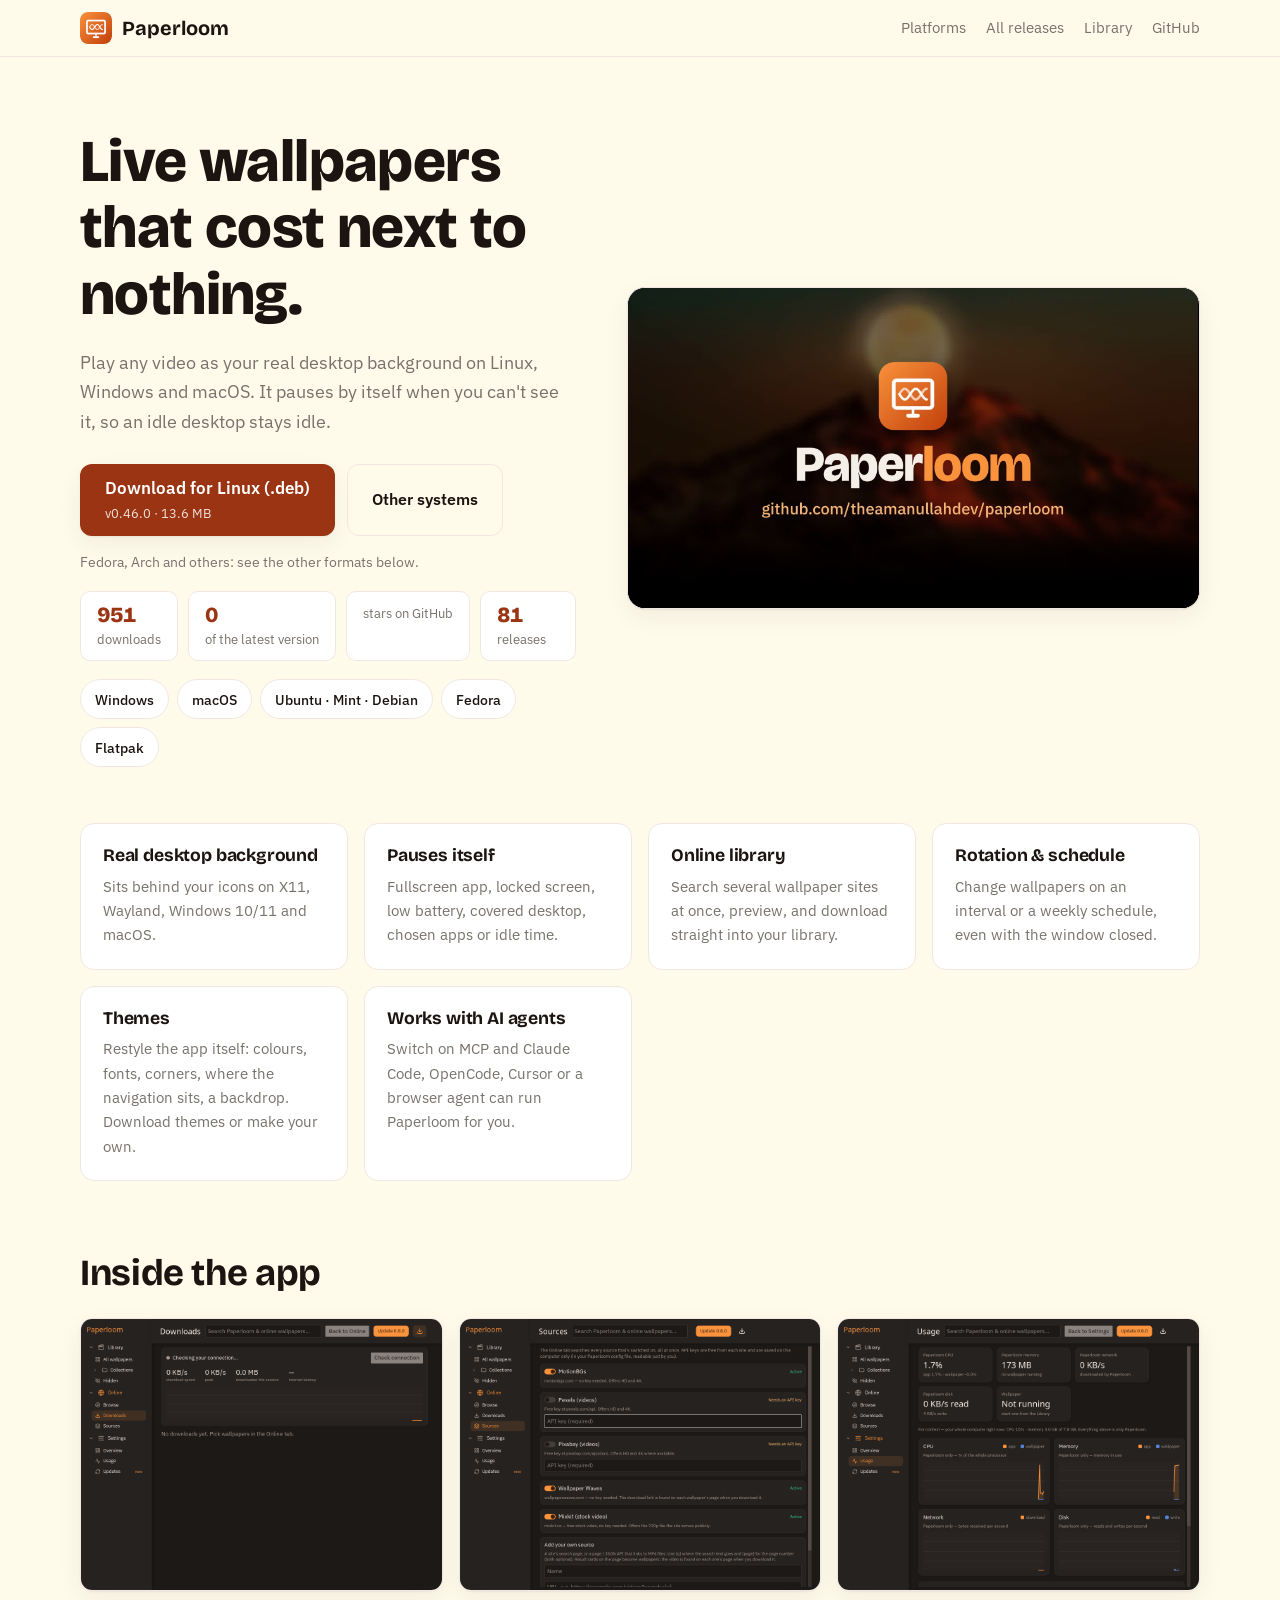
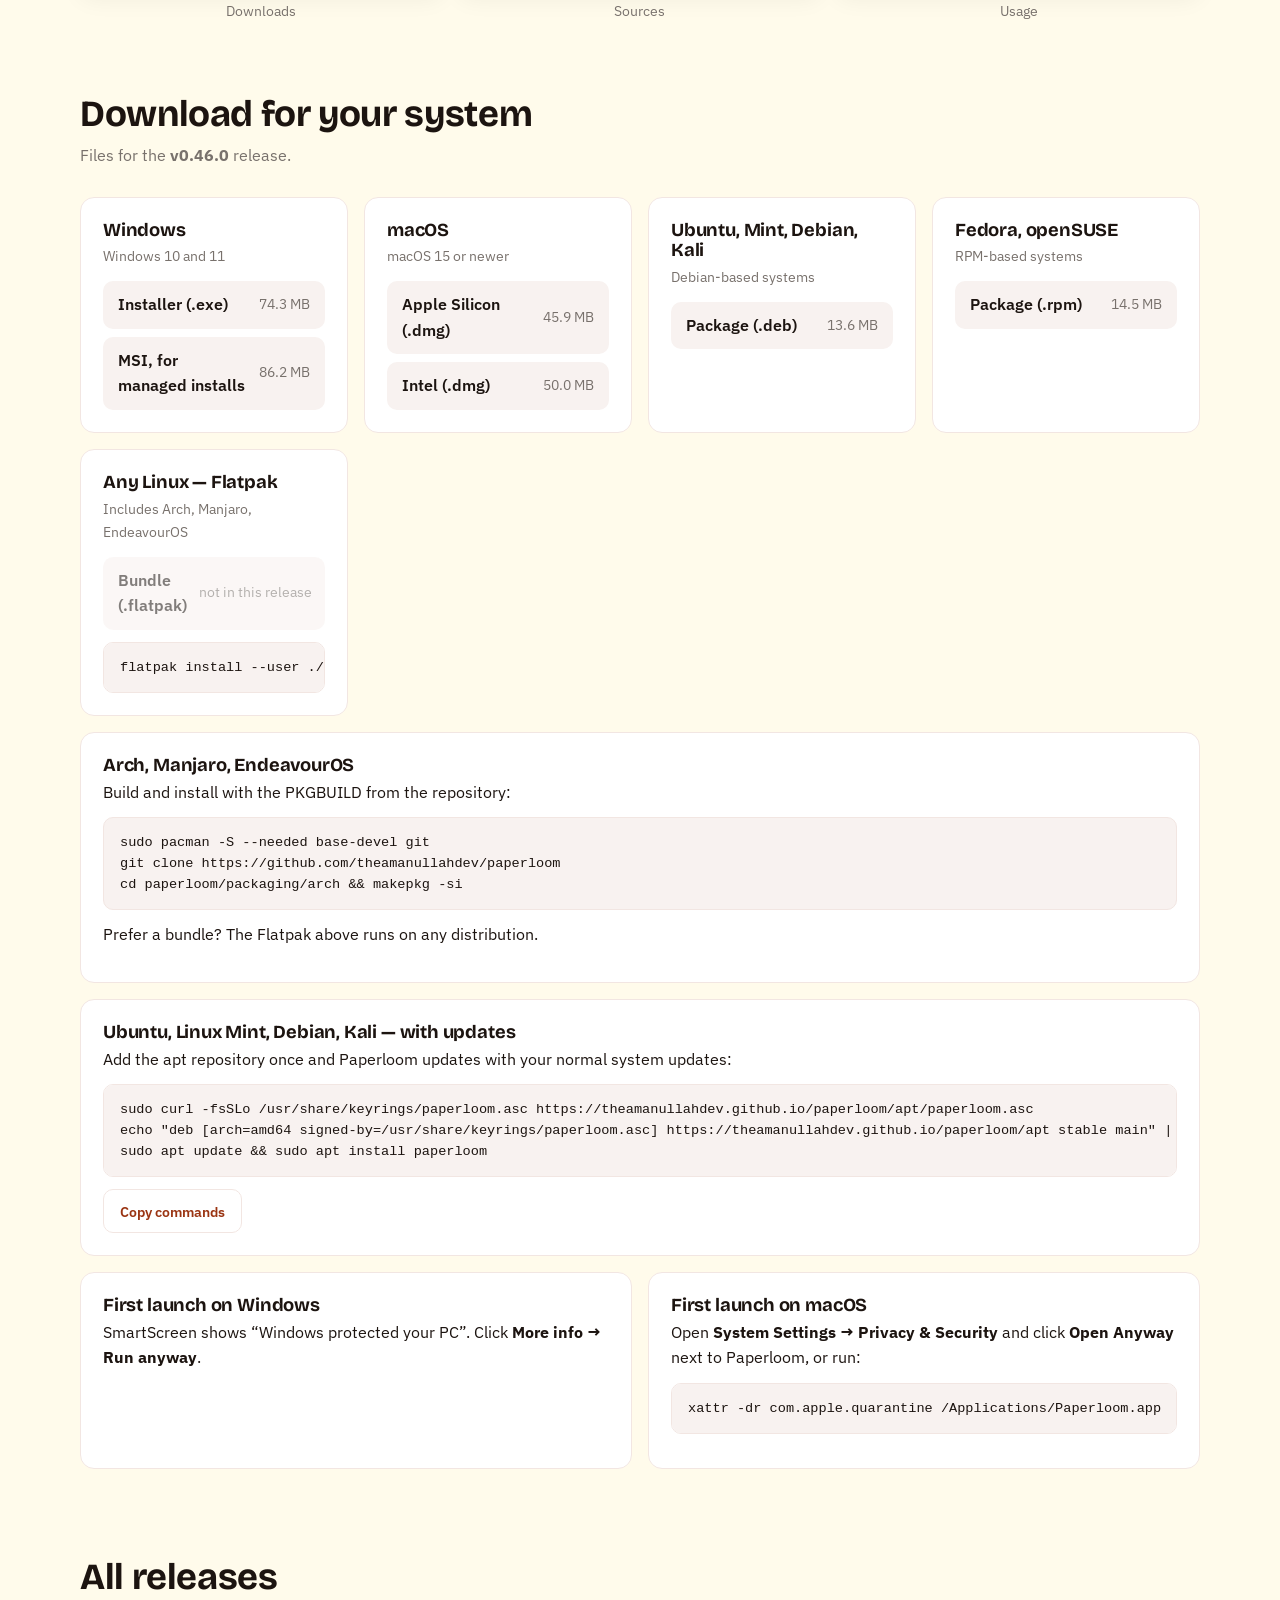
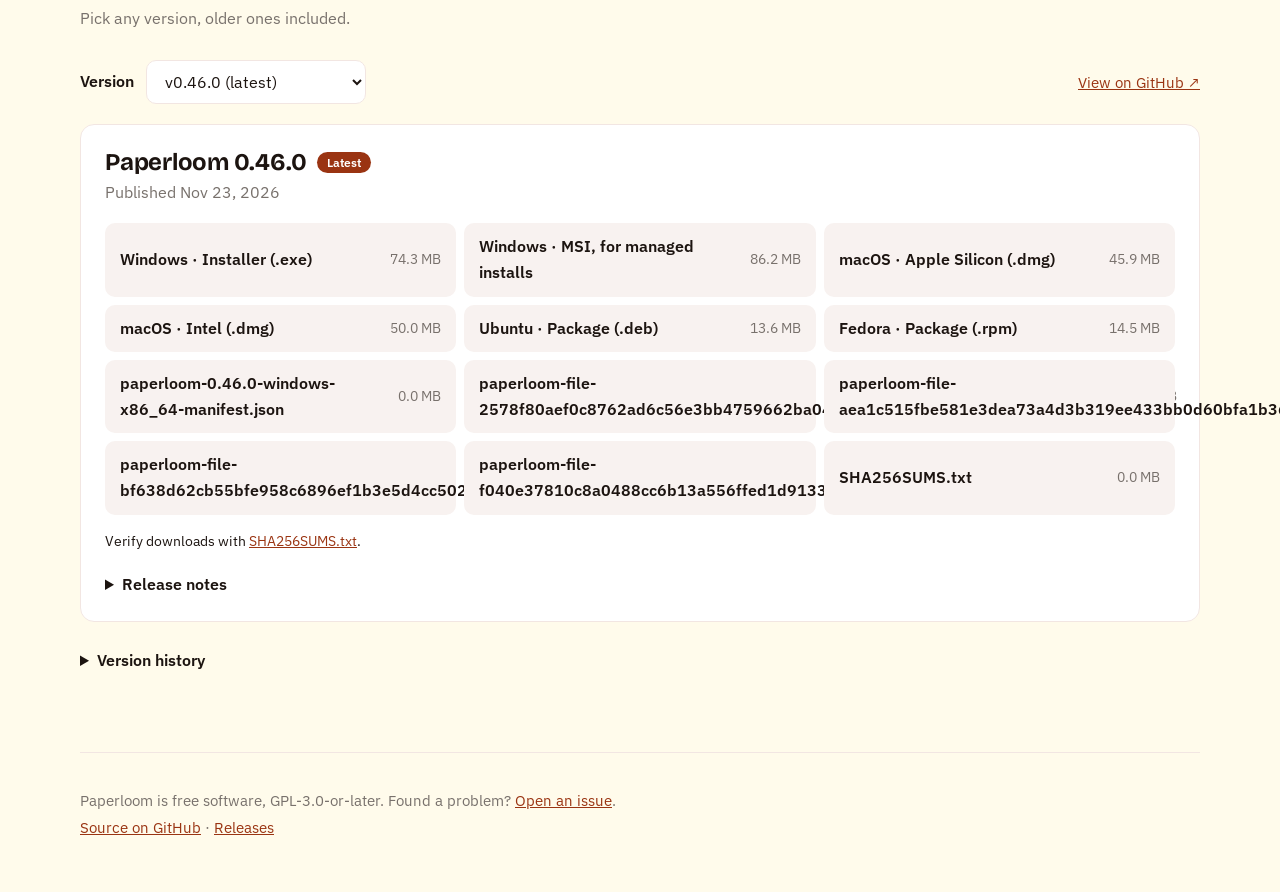
<file: index.html>
<!doctype html>
<html lang="en">
<head>
<meta charset="utf-8">
<meta name="viewport" content="width=device-width, initial-scale=1, viewport-fit=cover">
<title>Paperloom — live wallpapers</title>
<meta name="description" content="Live video wallpapers for Linux, Windows and macOS. Download every Paperloom release.">
<meta name="theme-color" content="#FFFBEB" media="(prefers-color-scheme: light)">
<meta name="theme-color" content="#1C1917" media="(prefers-color-scheme: dark)">
<link rel="canonical" href="https://theamanullahdev.github.io/paperloom/">
<meta property="og:type" content="website">
<meta property="og:site_name" content="Paperloom">
<meta property="og:url" content="https://theamanullahdev.github.io/paperloom/">
<meta property="og:title" content="Paperloom — live wallpapers for Linux, Windows and macOS">
<meta property="og:description" content="Play any video as your real desktop background. Pauses itself, so an idle desktop stays idle. Download every release.">
<meta property="og:image" content="https://theamanullahdev.github.io/paperloom/assets/og-image.jpg">
<meta property="og:image:type" content="image/jpeg">
<meta property="og:image:width" content="1200">
<meta property="og:image:height" content="630">
<meta property="og:image:alt" content="Paperloom logo on a blurred volcano wallpaper">
<meta name="twitter:card" content="summary_large_image">
<meta name="twitter:title" content="Paperloom — live wallpapers">
<meta name="twitter:description" content="Play any video as your real desktop background on Linux, Windows and macOS.">
<meta name="twitter:image" content="https://theamanullahdev.github.io/paperloom/assets/og-image.jpg">
<link rel="icon" type="image/png" href="assets/icon.png">
<link rel="stylesheet" href="style.css">
</head>
<body>

<header class="top">
  <a class="brand" href="#top"><img src="assets/icon.png" alt="" width="32" height="32"><span>Paperloom</span></a>
  <nav>
    <a href="#platforms">Platforms</a>
    <a href="#releases">All releases</a>
    <a href="library.html">Library</a>
    <a href="https://github.com/theamanullahdev/paperloom">GitHub</a>
    <a class="nav-cta" href="#platforms">Download</a>
  </nav>
</header>

<main id="top">

  <section class="hero">
    <div class="hero-copy">
      <h1>Live wallpapers that cost next to nothing.</h1>
      <p class="lede">Play any video as your real desktop background on Linux, Windows and macOS. It pauses by itself when you can't see it, so an idle desktop stays idle.</p>

      <div class="cta" id="download">
        <a id="primary" class="btn primary" href="https://github.com/theamanullahdev/paperloom/releases/latest">
          <span class="btn-title">Download Paperloom</span>
          <span class="btn-sub" id="primary-sub">Latest release</span>
        </a>
        <a class="btn ghost" href="#platforms">Other systems</a>
      </div>
      <p class="fine" id="primary-note"></p>
      <ul class="stats" id="stats" hidden aria-label="Paperloom in numbers">
        <li><strong id="stat-downloads"></strong><span>downloads</span></li>
        <li><strong id="stat-latest"></strong><span>of the latest version</span></li>
        <li id="stat-stars-item" hidden><strong id="stat-stars"></strong><span>stars on GitHub</span></li>
        <li><strong id="stat-releases"></strong><span>releases</span></li>
      </ul>
      <div class="chips" aria-label="Jump to a system">
        <a href="#p-windows">Windows</a>
        <a href="#p-macos">macOS</a>
        <a href="#p-deb">Ubuntu · Mint · Debian</a>
        <a href="#p-rpm">Fedora</a>
        <a href="#p-flatpak">Flatpak</a>
      </div>
    </div>

    <div class="hero-media">
      <video id="promo" controls playsinline preload="metadata" poster="assets/poster.jpg">
        <source src="assets/paperloom-promo.mp4" type="video/mp4">
      </video>
    </div>
  </section>

  <section class="features">
    <article><h3>Real desktop background</h3><p>Sits behind your icons on X11, Wayland, Windows 10/11 and macOS.</p></article>
    <article><h3>Pauses itself</h3><p>Fullscreen app, locked screen, low battery, covered desktop, chosen apps or idle time.</p></article>
    <article><h3>Online library</h3><p>Search several wallpaper sites at once, preview, and download straight into your library.</p></article>
    <article><h3>Rotation &amp; schedule</h3><p>Change wallpapers on an interval or a weekly schedule, even with the window closed.</p></article>
    <article><h3>Themes</h3><p>Restyle the app itself: colours, fonts, corners, where the navigation sits, a backdrop. Download themes or make your own.</p></article>
    <article><h3>Works with AI agents</h3><p>Switch on MCP and Claude Code, OpenCode, Cursor or a browser agent can run Paperloom for you.</p></article>
  </section>

  <section class="shots">
    <h2>Inside the app</h2>
    <div class="shot-row" tabindex="0" aria-label="App screenshots, swipe sideways">
      <figure><a href="assets/downloads.png" target="_blank" rel="noopener"><img loading="lazy" decoding="async" src="assets/downloads.png" alt="Downloads page with progress and speed"></a><figcaption>Downloads</figcaption></figure>
      <figure><a href="assets/sources.png" target="_blank" rel="noopener"><img loading="lazy" decoding="async" src="assets/sources.png" alt="Sources page listing wallpaper sites"></a><figcaption>Sources</figcaption></figure>
      <figure><a href="assets/usage.png" target="_blank" rel="noopener"><img loading="lazy" decoding="async" src="assets/usage.png" alt="Usage page with CPU and memory graphs"></a><figcaption>Usage</figcaption></figure>
    </div>
  </section>

  <section id="platforms" class="platforms">
    <h2>Download for your system</h2>
    <p class="sub" id="platforms-sub">Files for the <strong id="platforms-ver">latest</strong> release.</p>

    <div id="platform-grid" class="grid" aria-live="polite">
      <p class="muted">Loading releases…</p>
    </div>

    <div class="card arch">
      <h3>Arch, Manjaro, EndeavourOS</h3>
      <p>Build and install with the PKGBUILD from the repository:</p>
      <pre><code>sudo pacman -S --needed base-devel git
git clone https://github.com/theamanullahdev/paperloom
cd paperloom/packaging/arch &amp;&amp; makepkg -si</code></pre>
      <p>Prefer a bundle? The Flatpak above runs on any distribution.</p>
    </div>

    <div class="card apt">
      <h3>Ubuntu, Linux Mint, Debian, Kali — with updates</h3>
      <p>Add the apt repository once and Paperloom updates with your normal system updates:</p>
      <pre><code>sudo curl -fsSLo /usr/share/keyrings/paperloom.asc https://theamanullahdev.github.io/paperloom/apt/paperloom.asc
echo "deb [arch=amd64 signed-by=/usr/share/keyrings/paperloom.asc] https://theamanullahdev.github.io/paperloom/apt stable main" | sudo tee /etc/apt/sources.list.d/paperloom.list
sudo apt update &amp;&amp; sudo apt install paperloom</code></pre>
      <button class="copy" type="button" data-copy-from="previous">Copy commands</button>
    </div>

    <div class="grid two">
      <div class="card">
        <h3>First launch on Windows</h3>
        <p>SmartScreen shows “Windows protected your PC”. Click <strong>More info → Run anyway</strong>.</p>
      </div>
      <div class="card">
        <h3>First launch on macOS</h3>
        <p>Open <strong>System Settings → Privacy &amp; Security</strong> and click <strong>Open Anyway</strong> next to Paperloom, or run:</p>
        <pre><code>xattr -dr com.apple.quarantine /Applications/Paperloom.app</code></pre>
      </div>
    </div>
  </section>

  <section id="releases" class="releases">
    <h2>All releases</h2>
    <p class="sub">Pick any version, older ones included.</p>

    <div class="picker">
      <label for="version">Version</label>
      <select id="version" disabled><option>Loading…</option></select>
      <a id="gh-link" class="link" href="https://github.com/theamanullahdev/paperloom/releases">View on GitHub ↗</a>
    </div>

    <div id="release-detail" class="detail"></div>

    <details class="history">
      <summary>Version history</summary>
      <ul id="history-list"></ul>
    </details>
  </section>


</main>

<footer>
  <p>Paperloom is free software, GPL-3.0-or-later. Found a problem? <a href="https://github.com/theamanullahdev/paperloom/issues">Open an issue</a>.</p>
  <p><a href="https://github.com/theamanullahdev/paperloom">Source on GitHub</a> · <a href="https://github.com/theamanullahdev/paperloom/releases">Releases</a></p>
</footer>

<script src="app.js"></script>
</body>
</html>
</file>
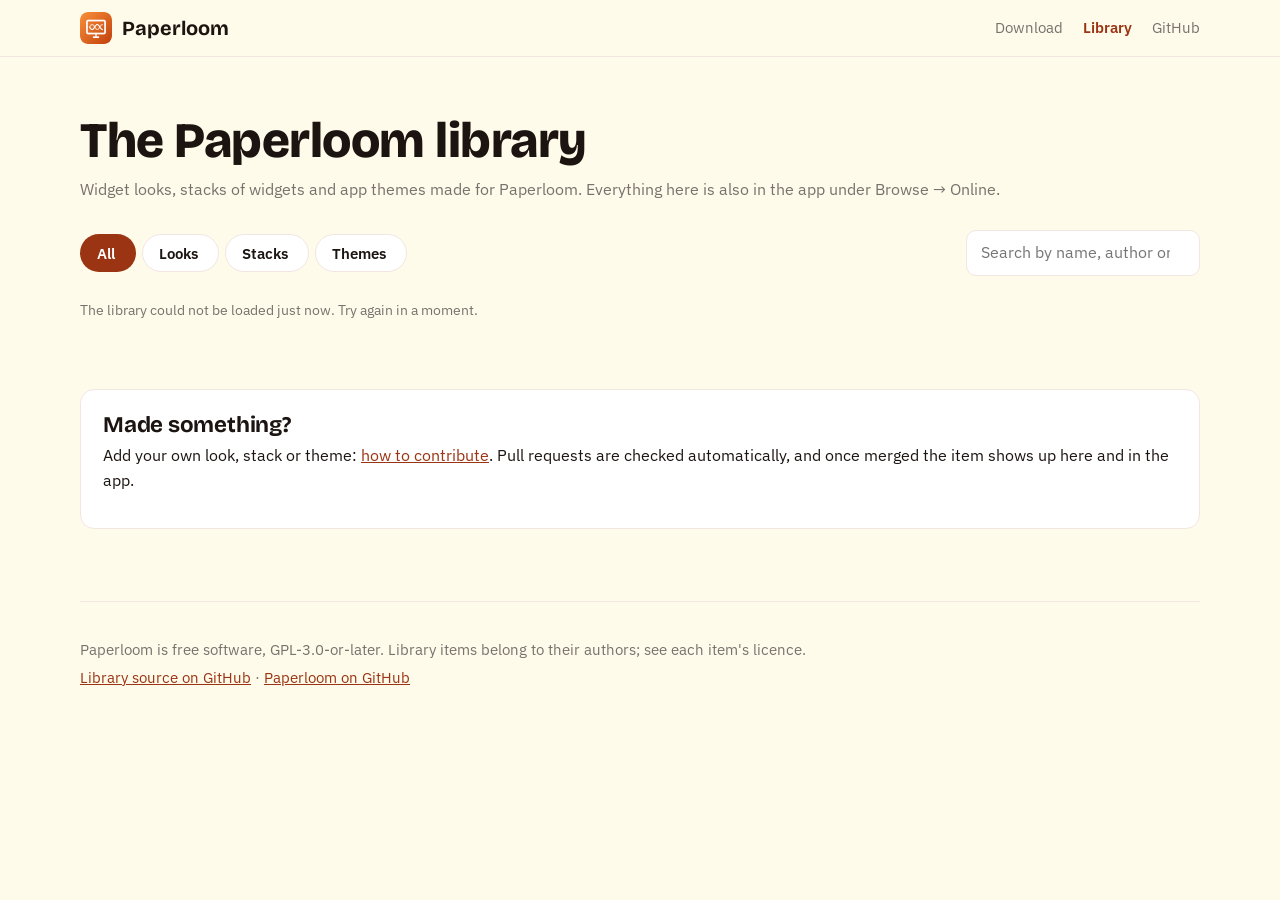
<file: library.html>
<!doctype html>
<html lang="en">
<head>
<meta charset="utf-8">
<meta name="viewport" content="width=device-width, initial-scale=1, viewport-fit=cover">
<title>Paperloom library — looks, stacks and themes</title>
<meta name="description" content="Browse the Paperloom library: widget looks, stacks of widgets and app themes, free to use in Paperloom.">
<meta name="theme-color" content="#FFFBEB" media="(prefers-color-scheme: light)">
<meta name="theme-color" content="#1C1917" media="(prefers-color-scheme: dark)">
<link rel="canonical" href="https://theamanullahdev.github.io/paperloom/library.html">
<link rel="icon" type="image/png" href="assets/icon.png">
<link rel="stylesheet" href="style.css">
<link rel="stylesheet" href="library.css">
</head>
<body>

<header class="top">
  <a class="brand" href="./"><img src="assets/icon.png" alt="" width="32" height="32"><span>Paperloom</span></a>
  <nav>
    <a href="./#platforms">Download</a>
    <a href="library.html" aria-current="page">Library</a>
    <a href="https://github.com/theamanullahdev/paperloom">GitHub</a>
    <a class="nav-cta" href="./#platforms">Get Paperloom</a>
  </nav>
</header>

<main>
  <section class="lib-head">
    <h1>The Paperloom library</h1>
    <p class="sub">Widget looks, stacks of widgets and app themes made for Paperloom. Everything here is also in the app under Browse → Online.</p>
    <div class="lib-tools">
      <div class="tabs" role="tablist" aria-label="Kind">
        <button role="tab" data-kind="all" aria-selected="true">All <span class="count"></span></button>
        <button role="tab" data-kind="look" aria-selected="false">Looks <span class="count"></span></button>
        <button role="tab" data-kind="stack" aria-selected="false">Stacks <span class="count"></span></button>
        <button role="tab" data-kind="theme" aria-selected="false">Themes <span class="count"></span></button>
      </div>
      <label class="search"><span class="sr">Search the library</span><input id="q" type="search" placeholder="Search by name, author or idea" autocomplete="off"></label>
    </div>
  </section>

  <p id="state" class="fine" role="status">Loading the library…</p>
  <div id="grid" class="lib-grid"></div>

  <section class="lib-share card">
    <h2>Made something?</h2>
    <p>Add your own look, stack or theme: <a href="https://github.com/theamanullahdev/paperloom-assets/blob/main/CONTRIBUTING.md">how to contribute</a>. Pull requests are checked automatically, and once merged the item shows up here and in the app.</p>
  </section>
</main>

<dialog id="detail" aria-labelledby="d-title">
  <form method="dialog"><button class="close" aria-label="Close">×</button></form>
  <img id="d-preview" alt="">
  <div class="d-body">
    <p class="chip" id="d-kind"></p>
    <h2 id="d-title"></h2>
    <p class="muted" id="d-by"></p>
    <p id="d-about"></p>
    <p id="d-open-row" class="d-open"><a id="d-open" class="btn primary" href="#"><span class="btn-title">Open in Paperloom</span><span class="btn-sub">The app asks before it adds anything</span></a> <a class="muted" href="./#platforms">Get Paperloom</a></p>
    <h3>In Paperloom</h3>
    <p id="d-where"></p>
    <h3>Files</h3>
    <ul id="d-files" class="d-files"></ul>
    <p><a id="d-source" class="btn ghost" href="#" target="_blank" rel="noopener">View the folder on GitHub ↗</a></p>
  </div>
</dialog>

<footer>
  <p>Paperloom is free software, GPL-3.0-or-later. Library items belong to their authors; see each item's licence.</p>
  <p><a href="https://github.com/theamanullahdev/paperloom-assets">Library source on GitHub</a> · <a href="https://github.com/theamanullahdev/paperloom">Paperloom on GitHub</a></p>
</footer>

<script src="library.js"></script>
</body>
</html>
</file>
<file: style.css>
/* Paperloom site — tokens mirror crates/paperloom-gui/src/theme.rs and DESIGN.md. */
@font-face { font-family: "IBM Plex Sans"; src: url("assets/IBMPlexSans.ttf") format("truetype"); font-weight: 100 700; font-display: swap; }
@font-face { font-family: "Bricolage Grotesque"; src: url("assets/BricolageGrotesque.ttf") format("truetype"); font-weight: 200 800; font-display: swap; }

:root {
  --bg: #FFFBEB; --surface: #FFFFFF; --muted: #F8F2F0; --border: #F2E6E2;
  --fg: #1C1410; --fg-muted: #78716C;
  --primary: #9A3412; --primary-hover: #C2410C; --on-primary: #FFFFFF;
  --success: #059669;
  --shadow: 0 1px 2px rgba(28,20,16,.06), 0 8px 24px rgba(28,20,16,.06);
  --radius: 14px;
}
@media (prefers-color-scheme: dark) {
  :root:not([data-theme="light"]) {
    --bg: #1C1917; --surface: #262220; --muted: #2E2824; --border: rgba(255,255,255,.08);
    --fg: #F5EFE9; --fg-muted: #A8998E;
    --primary: #FB923C; --primary-hover: #FDBA74; --on-primary: #1C1410;
    --success: #34D399;
    --shadow: 0 1px 2px rgba(0,0,0,.3), 0 8px 24px rgba(0,0,0,.25);
  }
}
:root[data-theme="dark"] {
  --bg: #1C1917; --surface: #262220; --muted: #2E2824; --border: rgba(255,255,255,.08);
  --fg: #F5EFE9; --fg-muted: #A8998E;
  --primary: #FB923C; --primary-hover: #FDBA74; --on-primary: #1C1410;
  --success: #34D399;
  --shadow: 0 1px 2px rgba(0,0,0,.3), 0 8px 24px rgba(0,0,0,.25);
}

* { box-sizing: border-box; }
html { scroll-behavior: smooth; scroll-padding-top: 76px; }
body {
  margin: 0; background: var(--bg); color: var(--fg);
  font: 400 16px/1.6 "IBM Plex Sans", system-ui, -apple-system, "Segoe UI", sans-serif;
  -webkit-font-smoothing: antialiased;
}
h1, h2, h3 { font-family: "Bricolage Grotesque", "IBM Plex Sans", system-ui, sans-serif; line-height: 1.12; margin: 0; letter-spacing: -.01em; }
a { color: var(--primary); }
a:hover { color: var(--primary-hover); }
:focus-visible { outline: 2px solid var(--primary); outline-offset: 3px; border-radius: 6px; }
.muted { color: var(--fg-muted); }

main, .top, footer { width: min(1120px, 100% - 32px); margin-inline: auto; }

/* Top bar */
.top {
  position: sticky; top: 0; z-index: 10; display: flex; align-items: center; justify-content: space-between;
  gap: 16px; padding: 12px 0; background: color-mix(in srgb, var(--bg) 88%, transparent);
  backdrop-filter: blur(10px); border-bottom: 1px solid var(--border);
  width: 100%; padding-inline: max(16px, calc((100% - 1120px) / 2));
}
.brand { display: flex; align-items: center; gap: 10px; text-decoration: none; color: var(--fg);
  font: 700 20px "Bricolage Grotesque", sans-serif; }
.brand img { border-radius: 8px; }
.top nav { display: flex; gap: 20px; flex-wrap: wrap; justify-content: flex-end; }
.top nav a { color: var(--fg-muted); text-decoration: none; font-size: 15px; }
.top nav a:hover { color: var(--primary); }

/* Hero */
.hero { display: grid; grid-template-columns: minmax(0, 1fr) minmax(0, 1.15fr); gap: 48px; align-items: center; padding: 72px 0 56px; }
.hero h1 { font-size: clamp(2.2rem, 5vw, 3.7rem); font-weight: 800; }
.lede { font-size: 1.15rem; color: var(--fg-muted); margin: 20px 0 28px; max-width: 34em; }
.cta { display: flex; gap: 12px; flex-wrap: wrap; }
.btn {
  display: inline-flex; flex-direction: column; justify-content: center; gap: 2px;
  min-height: 52px; padding: 10px 24px; border-radius: 12px; text-decoration: none;
  font-weight: 600; border: 1px solid transparent; cursor: pointer; transition: background .15s, transform .15s, box-shadow .15s;
}
.btn.primary { background: var(--primary); color: var(--on-primary); box-shadow: var(--shadow); }
.btn.primary:hover { background: var(--primary-hover); color: var(--on-primary); transform: translateY(-1px); }
.btn .btn-title { font-size: 1.05rem; }
.btn .btn-sub { font-size: .8rem; font-weight: 400; opacity: .85; }
.btn.ghost { background: transparent; color: var(--fg); border-color: var(--border); flex-direction: row; align-items: center; }
.btn.ghost:hover { background: var(--muted); color: var(--fg); }
.stats { list-style: none; display: flex; flex-wrap: wrap; gap: 10px; margin: 18px 0 0; padding: 0; }
.stats li { display: flex; flex-direction: column; gap: 2px; padding: 10px 16px; border-radius: 10px; background: var(--surface); border: 1px solid var(--border); min-width: 96px; }
.stats strong { font: 800 1.35rem "Bricolage Grotesque", sans-serif; color: var(--primary); font-variant-numeric: tabular-nums; }
.stats span { font-size: .8rem; color: var(--fg-muted); }
.fine { margin: 14px 0 0; font-size: .9rem; color: var(--fg-muted); min-height: 1.4em; }
.hero-media video {
  width: 100%; aspect-ratio: 16 / 9; display: block; background: #000;
  border-radius: 18px; box-shadow: var(--shadow); border: 1px solid var(--border);
}

/* Features */
.features { display: grid; grid-template-columns: repeat(4, 1fr); gap: 16px; padding-bottom: 72px; }
.features article { background: var(--surface); border: 1px solid var(--border); border-radius: var(--radius); padding: 22px; }
.features h3 { font-size: 1.1rem; margin-bottom: 8px; }
.features p { margin: 0; color: var(--fg-muted); font-size: .95rem; }

/* Sections */
section h2 { font-size: clamp(1.7rem, 3vw, 2.3rem); font-weight: 700; }
.sub { color: var(--fg-muted); margin: 8px 0 28px; }
.platforms, .releases, .shots { padding-bottom: 72px; }

.grid { display: grid; grid-template-columns: repeat(auto-fill, minmax(260px, 1fr)); gap: 16px; margin-bottom: 16px; }
.grid.two { grid-template-columns: repeat(auto-fit, minmax(300px, 1fr)); }
.card { background: var(--surface); border: 1px solid var(--border); border-radius: var(--radius); padding: 22px; margin-bottom: 16px; }
.grid > .card { margin-bottom: 0; }
.card h3 { font-size: 1.15rem; margin-bottom: 4px; }
.card .for { color: var(--fg-muted); font-size: .9rem; margin: 0 0 14px; }
.card p { margin: 0 0 12px; }
.card.current { border-color: var(--primary); }

.files { display: flex; flex-direction: column; gap: 8px; }
.file {
  display: flex; align-items: center; justify-content: space-between; gap: 12px;
  padding: 10px 14px; border-radius: 10px; background: var(--muted); text-decoration: none; color: var(--fg);
  border: 1px solid transparent; transition: border-color .15s, background .15s;
}
.file:hover { border-color: var(--primary); color: var(--fg); }
.file .name { font-weight: 600; }
.file .meta { color: var(--fg-muted); font-size: .85rem; white-space: nowrap; }
.file.missing { opacity: .55; pointer-events: none; }

pre {
  margin: 0 0 12px; padding: 14px 16px; background: var(--muted); border: 1px solid var(--border);
  border-radius: 10px; overflow-x: auto; font-size: .85rem; line-height: 1.55;
}
code { font-family: ui-monospace, "SF Mono", "JetBrains Mono", Menlo, Consolas, monospace; }
.copy {
  font: inherit; font-size: .9rem; font-weight: 600; padding: 8px 16px; border-radius: 10px; cursor: pointer;
  background: transparent; color: var(--primary); border: 1px solid var(--border);
}
.copy:hover { background: var(--muted); }

/* Releases */
.picker { display: flex; align-items: center; gap: 12px; flex-wrap: wrap; margin-bottom: 20px; }
.picker label { font-weight: 600; }
select {
  font: inherit; padding: 10px 14px; border-radius: 10px; min-width: 220px;
  background: var(--surface); color: var(--fg); border: 1px solid var(--border);
}
.link { margin-left: auto; font-size: .95rem; }
.detail { background: var(--surface); border: 1px solid var(--border); border-radius: var(--radius); padding: 24px; }
.detail h3 { font-size: 1.5rem; display: flex; align-items: center; gap: 10px; flex-wrap: wrap; }
.badge { font: 600 .72rem "IBM Plex Sans", sans-serif; padding: 3px 10px; border-radius: 99px; background: var(--muted); color: var(--fg-muted); letter-spacing: 0; }
.badge.latest { background: var(--primary); color: var(--on-primary); }
.badge.pre { color: var(--success); }
.detail .date { color: var(--fg-muted); margin: 4px 0 18px; }
.detail .files { display: grid; grid-template-columns: repeat(auto-fill, minmax(280px, 1fr)); }
.notes { margin-top: 20px; }
.notes summary { cursor: pointer; font-weight: 600; }
.notes pre { margin-top: 12px; white-space: pre-wrap; word-break: break-word; font-family: inherit; font-size: .92rem; max-height: 420px; overflow: auto; }
.sums { margin-top: 14px; font-size: .9rem; }

.history { margin-top: 20px; }
.history summary { cursor: pointer; font-weight: 600; padding: 6px 0; }
.history ul { list-style: none; margin: 8px 0 0; padding: 0; display: grid; grid-template-columns: repeat(auto-fill, minmax(150px, 1fr)); gap: 6px 16px; }
.history button { all: unset; cursor: pointer; color: var(--primary); }
.history button:hover { text-decoration: underline; }
.history button:focus-visible { outline: 2px solid var(--primary); outline-offset: 2px; }
.history .d { color: var(--fg-muted); font-size: .8rem; margin-left: 6px; }

/* Screenshots */
.shot-row { display: grid; grid-template-columns: repeat(auto-fit, minmax(260px, 1fr)); gap: 16px; margin-top: 24px; }
.shot-row figure { margin: 0; }
.shot-row a { display: block; }
.shot-row img { width: 100%; height: auto; display: block; border-radius: 12px; border: 1px solid var(--border); box-shadow: var(--shadow); }
.shot-row figcaption { margin-top: 8px; text-align: center; color: var(--fg-muted); font-size: .9rem; }

footer { padding: 32px 0 48px; border-top: 1px solid var(--border); color: var(--fg-muted); font-size: .92rem; }
footer p { margin: 4px 0; }

.nav-cta { display: none; }
.chips { display: flex; flex-wrap: wrap; gap: 8px; margin-top: 18px; }
.chips a {
  display: inline-flex; align-items: center; min-height: 40px; padding: 6px 14px; border-radius: 99px;
  background: var(--surface); border: 1px solid var(--border); color: var(--fg); text-decoration: none; font-size: .9rem; font-weight: 500;
}
.chips a:hover { border-color: var(--primary); color: var(--primary); }
.file, .copy, select, .history button { min-height: 44px; }
.history button { display: inline-flex; align-items: center; }
body { padding-bottom: env(safe-area-inset-bottom); }
.top { padding-top: max(12px, env(safe-area-inset-top)); }
main, footer { padding-inline: env(safe-area-inset-left) env(safe-area-inset-right); }
img, video { max-width: 100%; }
.card pre, .detail pre { max-width: 100%; }
.grid > *, .hero > *, .features > *, .shot-row > * { min-width: 0; }

@media (min-width: 1500px) {
  main, footer { width: min(1240px, 100% - 64px); }
  body { font-size: 17px; }
}
@media (max-width: 900px) {
  .hero { grid-template-columns: 1fr; gap: 32px; padding-top: 40px; }
  .features { grid-template-columns: repeat(2, 1fr); }
}
@media (max-width: 700px) {
  .top nav a:not(.nav-cta) { display: none; }
  .nav-cta {
    display: inline-flex; align-items: center; min-height: 40px; padding: 6px 16px; border-radius: 10px;
    background: var(--primary); color: var(--on-primary) !important; font-weight: 600;
  }
  .hero { padding: 28px 0 40px; gap: 28px; }
  .hero-media { margin-inline: -16px; order: 2; }
  .hero-media video { border-radius: 0; border-inline: 0; }
  .lede { font-size: 1.05rem; margin: 14px 0 22px; }
  .features { padding-bottom: 48px; gap: 12px; }
  .platforms, .releases, .shots { padding-bottom: 48px; }
  .sub { margin-bottom: 20px; }
  .card, .detail { padding: 18px; }
  .grid, .grid.two { grid-template-columns: minmax(0, 1fr); }
  .detail .files { grid-template-columns: minmax(0, 1fr); }
  .files .file .name { overflow-wrap: anywhere; }
  .history ul { grid-template-columns: repeat(2, 1fr); }
  pre { font-size: .78rem; padding: 12px; }
  .shot-row {
    display: flex; gap: 12px; overflow-x: auto; scroll-snap-type: x mandatory; -webkit-overflow-scrolling: touch;
    margin-inline: -16px; padding: 4px 16px 12px; scrollbar-width: none;
  }
  .shot-row::-webkit-scrollbar { display: none; }
  .shot-row figure { flex: 0 0 86%; scroll-snap-align: center; }
}
@media (max-width: 560px) {
  .features { grid-template-columns: 1fr; }
  .link { margin-left: 0; }
  .picker { flex-direction: column; align-items: stretch; gap: 8px; }
  select { width: 100%; min-width: 0; }
  .btn { width: 100%; }
  .cta { flex-direction: column; }
}
@media (max-width: 360px) {
  .hero h1 { font-size: 2rem; }
  .brand span { font-size: 18px; }
  .file { flex-direction: column; align-items: flex-start; gap: 2px; }
}
@media (hover: none) {
  .btn.primary:hover { transform: none; }
}
@media (prefers-reduced-motion: reduce) {
  html { scroll-behavior: auto; }
  .btn, .file { transition: none; }
}
</file>
<file: library.css>
/* The library page: cards for looks, stacks and themes, and a detail pop-up. */
.sr { position: absolute; width: 1px; height: 1px; overflow: hidden; clip: rect(0 0 0 0); white-space: nowrap; }
.top nav a[aria-current="page"] { color: var(--primary); font-weight: 600; }

.lib-head { padding: 56px 0 8px; }
.lib-head h1 { font-size: clamp(2rem, 4.4vw, 3.1rem); font-weight: 800; }
.lib-tools { display: flex; flex-wrap: wrap; gap: 12px 20px; align-items: center; justify-content: space-between; margin-top: 8px; }
.tabs { display: flex; flex-wrap: wrap; gap: 6px; }
.tabs button {
  font: 600 .95rem "IBM Plex Sans", sans-serif; color: var(--fg); background: var(--surface);
  border: 1px solid var(--border); border-radius: 999px; padding: 8px 16px; cursor: pointer;
}
.tabs button[aria-selected="true"] { background: var(--primary); color: var(--on-primary); border-color: transparent; }
.tabs .count { opacity: .7; font-weight: 400; margin-left: 4px; }
.search input {
  font: inherit; color: var(--fg); background: var(--surface); border: 1px solid var(--border);
  border-radius: 10px; padding: 9px 14px; width: min(320px, 100%);
}

.lib-grid { display: grid; grid-template-columns: repeat(auto-fill, minmax(240px, 1fr)); gap: 16px; margin: 20px 0 48px; }
.lib-card {
  display: flex; flex-direction: column; text-align: left; font: inherit; color: var(--fg); cursor: pointer;
  background: var(--surface); border: 1px solid var(--border); border-radius: var(--radius); padding: 0; overflow: hidden;
  transition: transform .15s, box-shadow .15s, border-color .15s;
}
.lib-card:hover { transform: translateY(-2px); box-shadow: var(--shadow); border-color: var(--primary); }
.lib-card img { width: 100%; aspect-ratio: 16 / 10; object-fit: contain; background: var(--muted); display: block; }
.lib-card .meta { padding: 12px 14px 14px; display: flex; flex-direction: column; gap: 4px; }
.lib-card h3 { font-size: 1.05rem; }
.lib-card p { margin: 0; color: var(--fg-muted); font-size: .88rem; }
.lib-card .about { display: -webkit-box; -webkit-line-clamp: 2; -webkit-box-orient: vertical; overflow: hidden; }
.chip {
  display: inline-block; align-self: flex-start; margin: 0 0 6px; padding: 2px 10px; border-radius: 999px;
  font-size: .75rem; font-weight: 600; letter-spacing: .02em; background: var(--muted); color: var(--fg-muted);
}

dialog#detail {
  width: min(760px, calc(100% - 24px)); max-height: calc(100% - 24px); padding: 0; overflow: auto;
  border: 1px solid var(--border); border-radius: 18px; background: var(--bg); color: var(--fg); box-shadow: var(--shadow);
}
dialog#detail::backdrop { background: rgba(0, 0, 0, .55); }
dialog#detail img { width: 100%; max-height: 360px; object-fit: contain; background: var(--muted); display: block; }
.d-body { padding: 18px 22px 24px; }
.d-body h2 { font-size: 1.7rem; margin-bottom: 2px; }
.d-body h3 { font-size: 1rem; margin: 18px 0 6px; }
.d-open { display: flex; flex-wrap: wrap; gap: 8px 16px; align-items: center; margin: 14px 0 0; }
.d-open[hidden] { display: none; }
.d-files { list-style: none; margin: 0 0 16px; padding: 0; font-size: .9rem; color: var(--fg-muted); }
.d-files li { display: flex; justify-content: space-between; gap: 12px; padding: 4px 0; border-bottom: 1px solid var(--border); }
.close {
  position: absolute; top: 10px; right: 12px; width: 36px; height: 36px; border-radius: 50%; cursor: pointer;
  border: 1px solid var(--border); background: var(--surface); color: var(--fg); font-size: 1.3rem; line-height: 1;
}
.lib-share { margin-bottom: 72px; }
.lib-share h2 { font-size: 1.4rem; margin-bottom: 6px; }
@media (max-width: 520px) { .lib-grid { grid-template-columns: repeat(2, 1fr); gap: 10px; } }
</file>
